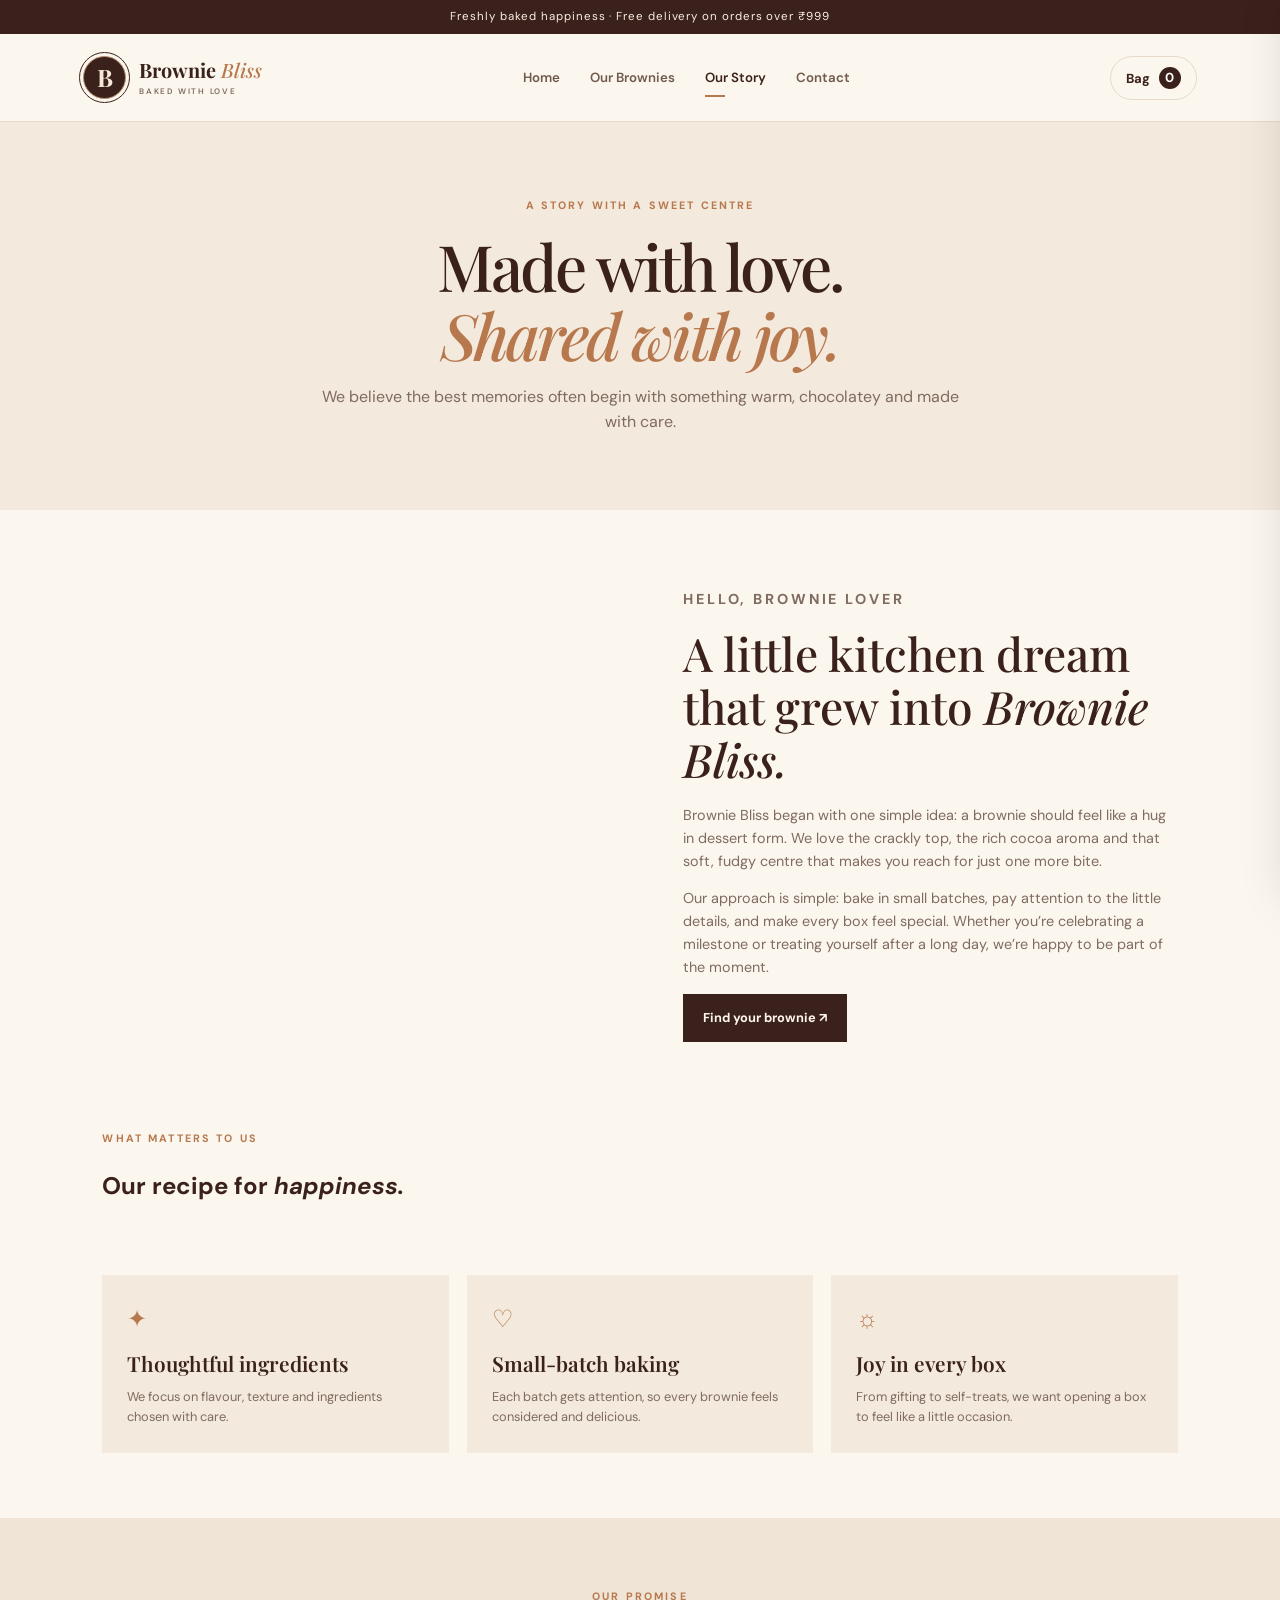
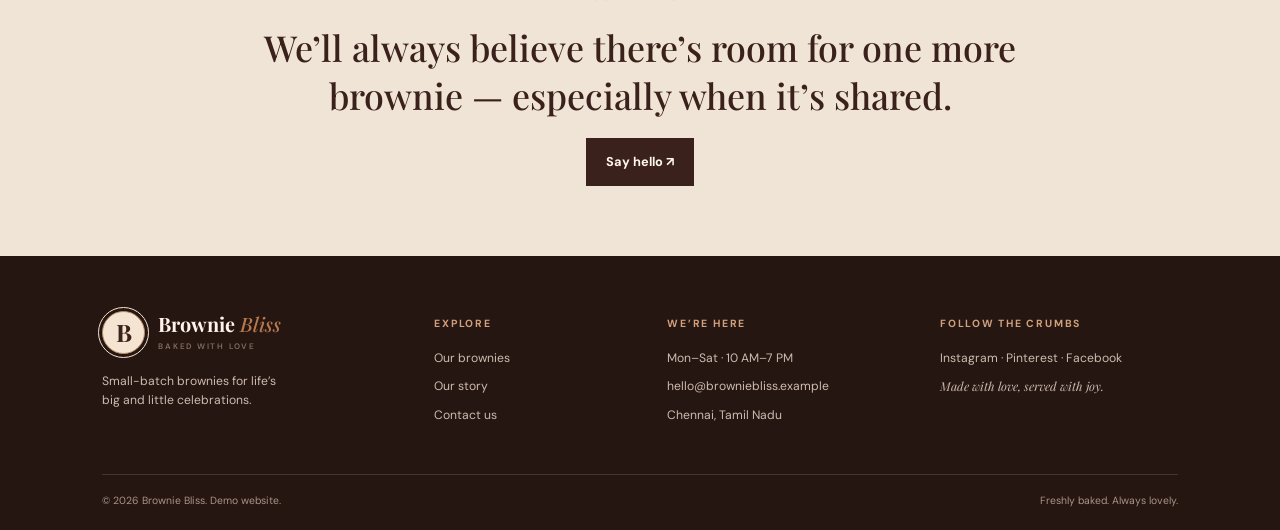
<file: about.html>
<!DOCTYPE html><html lang="en"><head><meta charset="UTF-8"><meta name="viewport" content="width=device-width,initial-scale=1.0"><title>Our Story | Brownie Bliss</title><link href="https://fonts.googleapis.com/css2?family=DM+Sans:wght@400;500;600;700&family=Playfair+Display:wght@500;600;700&display=swap" rel="stylesheet"><link rel="stylesheet" href="style.css"><script src="script.js" defer></script></head><body>
<div class="announcement">Freshly baked happiness · Free delivery on orders over ₹999</div><header class="site-header"><a class="logo" href="index.html"><span class="logo-mark">B</span><span>Brownie <em>Bliss</em><small>BAKED WITH LOVE</small></span></a><button class="menu-toggle" aria-label="Open navigation" aria-expanded="false">☰</button><nav class="nav-links"><a href="index.html">Home</a><a href="categories.html">Our Brownies</a><a class="active" href="about.html">Our Story</a><a href="contact.html">Contact</a></nav><button class="cart-button" id="cartButton">Bag <span id="cartCount">0</span></button></header>
<main><section class="page-hero"><p class="eyebrow">A STORY WITH A SWEET CENTRE</p><h1>Made with love.<br><em>Shared with joy.</em></h1><p>We believe the best memories often begin with something warm, chocolatey and made with care.</p></section><section class="page-content about-layout"><div class="about-photo" role="img" aria-label="Chocolate brownies freshly prepared"></div><div class="about-copy"><p class="eyebrow">HELLO, BROWNIE LOVER</p><h2>A little kitchen dream that grew into <em>Brownie Bliss.</em></h2><p>Brownie Bliss began with one simple idea: a brownie should feel like a hug in dessert form. We love the crackly top, the rich cocoa aroma and that soft, fudgy centre that makes you reach for just one more bite.</p><p>Our approach is simple: bake in small batches, pay attention to the little details, and make every box feel special. Whether you’re celebrating a milestone or treating yourself after a long day, we’re happy to be part of the moment.</p><a class="btn btn-dark" href="categories.html">Find your brownie ↗</a></div></section><section class="page-content" style="padding-top:10px"><div class="section-heading"><div><p class="eyebrow">WHAT MATTERS TO US</p><h2>Our recipe for <em>happiness.</em></h2></div></div><div class="values-grid"><article class="value-card"><span>✦</span><h3>Thoughtful ingredients</h3><p>We focus on flavour, texture and ingredients chosen with care.</p></article><article class="value-card"><span>♡</span><h3>Small-batch baking</h3><p>Each batch gets attention, so every brownie feels considered and delicious.</p></article><article class="value-card"><span>☼</span><h3>Joy in every box</h3><p>From gifting to self-treats, we want opening a box to feel like a little occasion.</p></article></div></section><section class="testimonial"><p class="eyebrow">OUR PROMISE</p><blockquote>We’ll always believe there’s room for one more brownie — especially when it’s shared.</blockquote><a class="btn btn-dark" href="contact.html">Say hello ↗</a></section></main>
<footer class="site-footer"><div class="footer-main"><div><a class="logo logo-footer" href="index.html"><span class="logo-mark">B</span><span>Brownie <em>Bliss</em><small>BAKED WITH LOVE</small></span></a><p>Small-batch brownies for life’s<br>big and little celebrations.</p></div><div><h4>EXPLORE</h4><a href="categories.html">Our brownies</a><a href="about.html">Our story</a><a href="contact.html">Contact us</a></div><div><h4>WE’RE HERE</h4><p>Mon–Sat · 10 AM–7 PM</p><p>hello@browniebliss.example</p><p>Chennai, Tamil Nadu</p></div><div><h4>FOLLOW THE CRUMBS</h4><p>Instagram · Pinterest · Facebook</p><p class="footer-note">Made with love, served with joy.</p></div></div><div class="footer-bottom"><span>© <span id="year"></span> Brownie Bliss. Demo website.</span><span>Freshly baked. Always lovely.</span></div></footer>
<aside class="cart-drawer" id="cartDrawer" aria-label="Shopping cart" aria-hidden="true"><div class="cart-header"><h2>Your brownie bag</h2><button id="closeCart">✕</button></div><div id="cartItems" class="cart-items"></div><div class="cart-bottom"><div class="cart-total"><span>Subtotal</span><strong id="cartSubtotal">₹0</strong></div><p class="cart-disclaimer">Demo checkout — no real payment is processed.</p><button class="btn btn-dark full-width" id="checkoutButton">Continue to checkout ↗</button></div></aside><div class="overlay" id="overlay"></div></body></html>
</file>
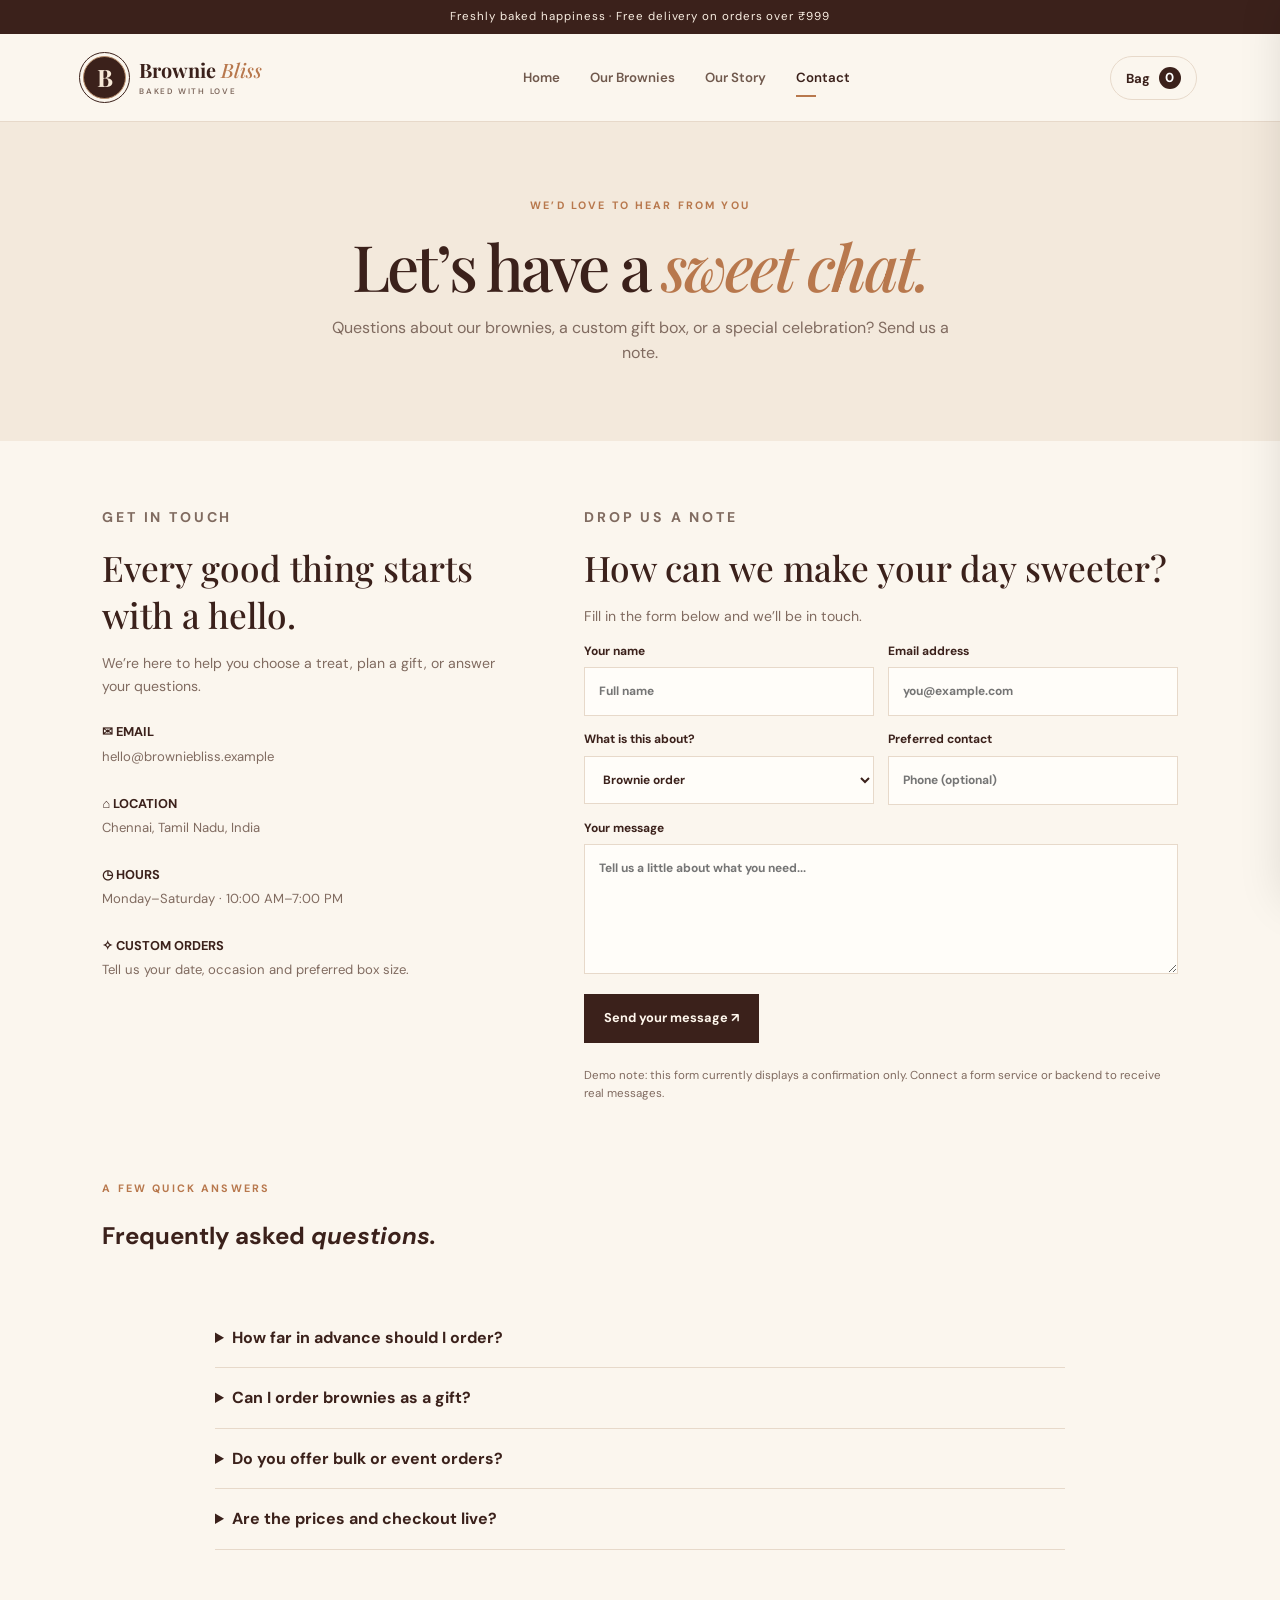
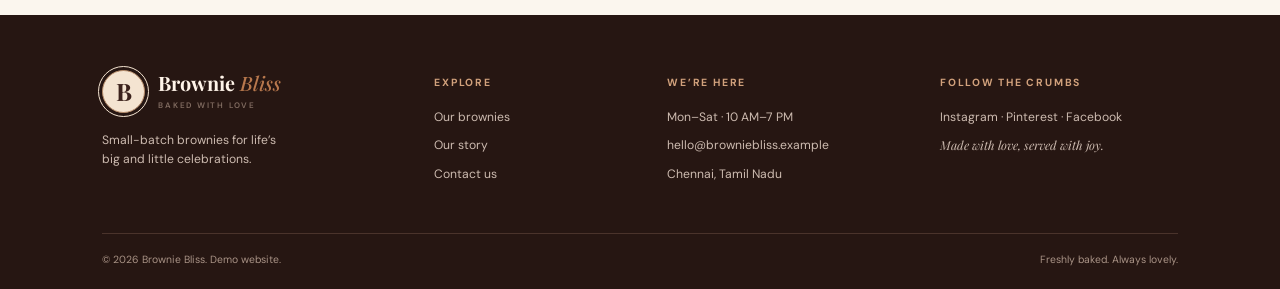
<file: contact.html>
<!DOCTYPE html><html lang="en"><head><meta charset="UTF-8"><meta name="viewport" content="width=device-width,initial-scale=1.0"><title>Contact Us | Brownie Bliss</title><link href="https://fonts.googleapis.com/css2?family=DM+Sans:wght@400;500;600;700&family=Playfair+Display:wght@500;600;700&display=swap" rel="stylesheet"><link rel="stylesheet" href="style.css"><script src="script.js" defer></script></head><body>
<div class="announcement">Freshly baked happiness · Free delivery on orders over ₹999</div><header class="site-header"><a class="logo" href="index.html"><span class="logo-mark">B</span><span>Brownie <em>Bliss</em><small>BAKED WITH LOVE</small></span></a><button class="menu-toggle" aria-label="Open navigation" aria-expanded="false">☰</button><nav class="nav-links"><a href="index.html">Home</a><a href="categories.html">Our Brownies</a><a href="about.html">Our Story</a><a class="active" href="contact.html">Contact</a></nav><button class="cart-button" id="cartButton">Bag <span id="cartCount">0</span></button></header>
<main><section class="page-hero"><p class="eyebrow">WE’D LOVE TO HEAR FROM YOU</p><h1>Let’s have a <em>sweet chat.</em></h1><p>Questions about our brownies, a custom gift box, or a special celebration? Send us a note.</p></section><section class="page-content contact-layout"><div class="contact-details"><p class="eyebrow">GET IN TOUCH</p><h2>Every good thing starts with a hello.</h2><p>We’re here to help you choose a treat, plan a gift, or answer your questions.</p><div class="contact-item"><strong>✉ EMAIL</strong><span>hello@browniebliss.example</span></div><div class="contact-item"><strong>⌂ LOCATION</strong><span>Chennai, Tamil Nadu, India</span></div><div class="contact-item"><strong>◷ HOURS</strong><span>Monday–Saturday · 10:00 AM–7:00 PM</span></div><div class="contact-item"><strong>✧ CUSTOM ORDERS</strong><span>Tell us your date, occasion and preferred box size.</span></div></div><div class="contact-form-wrap"><p class="eyebrow">DROP US A NOTE</p><h2>How can we make your day sweeter?</h2><p>Fill in the form below and we’ll be in touch.</p><form class="contact-form" id="contactForm"><label>Your name<input name="name" required placeholder="Full name"></label><label>Email address<input type="email" name="email" required placeholder="you@example.com"></label><label>What is this about?<select name="topic"><option>Brownie order</option><option>Custom gift box</option><option>Event or celebration</option><option>General question</option></select></label><label>Preferred contact<input name="phone" placeholder="Phone (optional)"></label><label class="field-full">Your message<textarea name="message" required placeholder="Tell us a little about what you need..."></textarea></label><div class="field-full"><button class="btn btn-dark" type="submit">Send your message ↗</button><p class="form-message" id="contactMessage" aria-live="polite"></p></div></form><p style="font-size:.72rem;color:var(--muted)">Demo note: this form currently displays a confirmation only. Connect a form service or backend to receive real messages.</p></div></section><section class="page-content" style="padding-top:0"><div class="section-heading"><div><p class="eyebrow">A FEW QUICK ANSWERS</p><h2>Frequently asked <em>questions.</em></h2></div></div><div class="faq-list"><details><summary>How far in advance should I order?</summary><p>For this demo, plan ahead for custom boxes and special occasions. Add your real preparation and delivery policy before publishing.</p></details><details><summary>Can I order brownies as a gift?</summary><p>Absolutely in the concept of this shop. Add gift notes, packaging choices and delivery details to your real ordering process.</p></details><details><summary>Do you offer bulk or event orders?</summary><p>Use the contact form to enquire about event boxes. Final quantities, prices and availability should be confirmed by the shop.</p></details><details><summary>Are the prices and checkout live?</summary><p>No. This is a front-end demo website. The product prices and cart are sample content; payments and order submission are not connected.</p></details></div></section></main>
<footer class="site-footer"><div class="footer-main"><div><a class="logo logo-footer" href="index.html"><span class="logo-mark">B</span><span>Brownie <em>Bliss</em><small>BAKED WITH LOVE</small></span></a><p>Small-batch brownies for life’s<br>big and little celebrations.</p></div><div><h4>EXPLORE</h4><a href="categories.html">Our brownies</a><a href="about.html">Our story</a><a href="contact.html">Contact us</a></div><div><h4>WE’RE HERE</h4><p>Mon–Sat · 10 AM–7 PM</p><p>hello@browniebliss.example</p><p>Chennai, Tamil Nadu</p></div><div><h4>FOLLOW THE CRUMBS</h4><p>Instagram · Pinterest · Facebook</p><p class="footer-note">Made with love, served with joy.</p></div></div><div class="footer-bottom"><span>© <span id="year"></span> Brownie Bliss. Demo website.</span><span>Freshly baked. Always lovely.</span></div></footer>
<aside class="cart-drawer" id="cartDrawer" aria-label="Shopping cart" aria-hidden="true"><div class="cart-header"><h2>Your brownie bag</h2><button id="closeCart">✕</button></div><div id="cartItems" class="cart-items"></div><div class="cart-bottom"><div class="cart-total"><span>Subtotal</span><strong id="cartSubtotal">₹0</strong></div><p class="cart-disclaimer">Demo checkout — no real payment is processed.</p><button class="btn btn-dark full-width" id="checkoutButton">Continue to checkout ↗</button></div></aside><div class="overlay" id="overlay"></div></body></html>
</file>
<file: style.css>
/* BROWNIE BLISS — responsive bakery storefront */
:root{--cocoa:#3b211b;--dark:#281713;--cream:#fbf6ee;--paper:#f3e9dc;--caramel:#b8784d;--muted:#806b60;--line:#e7d9ca;--white:#fffdf9;--serif:"Playfair Display",Georgia,serif;--sans:"DM Sans",Arial,sans-serif}
*{box-sizing:border-box}html{scroll-behavior:smooth}body{margin:0;background:var(--cream);color:var(--cocoa);font-family:var(--sans);line-height:1.6}a{color:inherit;text-decoration:none}button,input,textarea,select{font:inherit}button{cursor:pointer}.announcement{text-align:center;background:var(--cocoa);color:#f9eee2;font-size:.72rem;letter-spacing:.08em;padding:8px 14px}.site-header{height:88px;padding:0 6.5%;display:flex;align-items:center;justify-content:space-between;gap:24px;background:rgba(251,246,238,.96);border-bottom:1px solid var(--line);position:sticky;top:0;z-index:20}.logo{display:flex;align-items:center;gap:10px;font-family:var(--serif);font-size:1.24rem;font-weight:700;line-height:1.05;white-space:nowrap}.logo em{color:var(--caramel);font-weight:500}.logo small{display:block;font:600 .5rem var(--sans);letter-spacing:.22em;margin-top:6px;color:var(--muted)}.logo-mark{width:43px;height:43px;border-radius:50%;background:var(--cocoa);color:#f7e9d7;display:grid;place-items:center;font-family:var(--serif);font-size:1.5rem;border:1px solid #b78c6a;outline:1px solid var(--cocoa);outline-offset:3px;margin-right:3px}.nav-links{display:flex;align-items:center;gap:30px;font-size:.83rem;font-weight:600}.nav-links a{padding:8px 0;color:#70594d;position:relative}.nav-links a:hover,.nav-links a.active{color:var(--cocoa)}.nav-links a.active:after{content:"";position:absolute;bottom:0;left:0;width:20px;height:2px;background:var(--caramel)}.cart-button{border:1px solid var(--line);border-radius:30px;background:transparent;padding:10px 15px;color:var(--cocoa);font-weight:700;font-size:.82rem}.cart-button span{background:var(--cocoa);color:white;border-radius:50%;display:inline-grid;place-items:center;width:22px;height:22px;margin-left:6px}.menu-toggle{display:none;border:0;background:none;font-size:1.5rem;color:var(--cocoa)}.hero{padding:65px 8% 70px;display:grid;grid-template-columns:1fr 1fr;align-items:center;gap:7%;min-height:580px}.eyebrow{font-size:.67rem;letter-spacing:.2em;font-weight:700;color:var(--caramel);margin:0 0 16px}.hero h1,.page-hero h1{font:500 clamp(3.2rem,5.4vw,5.5rem)/1.08 var(--serif);letter-spacing:-.045em;margin:0 0 22px}.hero h1 em,.section h2 em,.story-copy h2 em,.page-hero h1 em{color:var(--caramel);font-weight:500}.hero-text{max-width:450px;color:var(--muted);font-size:1rem;margin:0 0 28px}.hero-actions{display:flex;align-items:center;gap:25px;flex-wrap:wrap}.btn{border:0;display:inline-flex;justify-content:center;align-items:center;gap:16px;padding:14px 20px;font-weight:700;font-size:.8rem;transition:transform .2s,background .2s}.btn:hover{transform:translateY(-2px)}.btn-dark{background:var(--cocoa);color:#fff7ed}.btn-dark:hover{background:#59352a}.btn-light{background:#f7eadb;color:var(--cocoa)}.text-link{font-weight:700;font-size:.82rem;border-bottom:1px solid #c9a98d;padding-bottom:5px}.hero-note{display:flex;align-items:center;gap:12px;margin-top:40px;color:var(--muted);font-size:.72rem}.stars,.quote-stars{color:#b77c4e;letter-spacing:.12em}.hero-visual{position:relative;padding:0 10px 24px 0}.hero-image{height:430px;background:linear-gradient(0deg,rgba(38,20,13,.12),transparent),url('https://images.unsplash.com/photo-1606313564200-e75d5e30476c?auto=format&fit=crop&w=1200&q=85') center/cover;border-radius:48% 48% 5px 5px;box-shadow:18px 18px 0 var(--paper)}.round-stamp{position:absolute;top:20px;right:-16px;background:#f5e5d1;border-radius:50%;width:100px;height:100px;display:flex;flex-direction:column;align-items:center;justify-content:center;transform:rotate(12deg);font-size:.53rem;letter-spacing:.1em;text-align:center;border:1px dashed #ba8c68}.round-stamp strong{font-size:1.1rem;color:var(--caramel);line-height:1.3}.image-caption{position:absolute;bottom:0;left:-25px;background:var(--white);padding:15px 20px;box-shadow:0 8px 28px #44251912;display:flex;flex-direction:column}.image-caption span{font-size:.58rem;letter-spacing:.15em;color:var(--caramel)}.image-caption strong{font:600 1.2rem var(--serif)}.benefits{display:grid;grid-template-columns:repeat(4,1fr);background:var(--paper);padding:25px 8%;gap:20px}.benefits>div{display:flex;align-items:center;gap:12px}.benefit-icon{width:38px;height:38px;display:grid;place-items:center;border:1px solid #d5bda7;border-radius:50%;font-size:1.2rem;color:var(--caramel)}.benefits strong,.benefits small{display:block}.benefits strong{font-size:.78rem}.benefits small{font-size:.68rem;color:var(--muted)}.section{padding:85px 8%}.section-heading{display:flex;justify-content:space-between;align-items:end;gap:20px;margin-bottom:32px}.section h2,.story-copy h2,.newsletter h2{font:500 clamp(2rem,3.5vw,3.3rem)/1.15 var(--serif);letter-spacing:-.03em;margin:0}.section-heading .text-link{margin-bottom:7px}.product-grid{display:grid;grid-template-columns:repeat(4,1fr);gap:22px}.product-card{min-width:0}.product-image-wrap{height:245px;background:#eee0d0;position:relative;overflow:hidden}.product-image{width:100%;height:100%;object-fit:cover;transition:transform .45s}.product-card:hover .product-image{transform:scale(1.06)}.product-tag{position:absolute;top:12px;left:12px;background:#fbf6ee;padding:5px 9px;font-size:.6rem;letter-spacing:.08em;font-weight:700}.quick-add{position:absolute;bottom:12px;right:12px;border:0;border-radius:50%;width:39px;height:39px;background:var(--cocoa);color:white;font-size:1.3rem}.product-info{padding:14px 2px}.product-info h3{font:600 1.15rem var(--serif);margin:0 0 4px}.product-info p{font-size:.75rem;color:var(--muted);margin:0 0 10px}.product-meta{display:flex;align-items:center;justify-content:space-between;font-size:.9rem;font-weight:700}.product-meta span:last-child{font-size:.7rem;color:#a57b5d}.story-banner{display:grid;grid-template-columns:1fr 1fr;background:var(--cocoa);color:#fff5e8;min-height:420px}.story-photo{background:url('https://images.unsplash.com/photo-1564355808539-22fda35bed7e?auto=format&fit=crop&w=1200&q=85') center/cover;min-height:400px}.story-copy{padding:65px 12%;align-self:center}.story-copy .eyebrow{color:#d7a77f}.story-copy h2{font-size:clamp(2.2rem,3.5vw,3.5rem)}.story-copy>p:not(.eyebrow){color:#d8c6b9;font-size:.9rem;max-width:440px;margin:22px 0 26px}.category-grid{display:grid;grid-template-columns:repeat(3,1fr);gap:18px}.category-card{min-height:240px;padding:20px;display:flex;flex-direction:column;justify-content:space-between;background:#e9d8c5;position:relative;overflow:hidden;transition:transform .2s}.category-card:hover{transform:translateY(-4px)}.category-card:before{content:"";position:absolute;inset:0;background-position:center;background-size:cover;opacity:.3;mix-blend-mode:multiply}.cat-classic:before{background-image:url('https://images.unsplash.com/photo-1606313564200-e75d5e30476c?auto=format&fit=crop&w=700&q=80')}.cat-nutty{background:#e1c4a3}.cat-nutty:before{background-image:url('https://images.unsplash.com/photo-1589375025852-7c5a7b8a2e3b?auto=format&fit=crop&w=700&q=80')}.cat-special{background:#d6b6a5}.cat-special:before{background-image:url('https://images.unsplash.com/photo-1606313564200-e75d5e30476c?auto=format&fit=crop&w=700&q=80')}.category-card>*{position:relative}.category-card>span{font-size:.68rem;letter-spacing:.1em}.category-card h3{font:600 1.6rem var(--serif);margin:0}.category-card p{margin:3px 0 0;font-size:.8rem}.category-card b{align-self:flex-end;font-size:1.2rem}.testimonial{text-align:center;background:#f0e4d6;padding:70px 8%}.testimonial blockquote{font:500 clamp(1.5rem,2.8vw,2.5rem)/1.35 var(--serif);max-width:800px;margin:18px auto}.quote-author{font-size:.65rem;letter-spacing:.18em;font-weight:700;color:var(--muted)}.newsletter{display:flex;align-items:center;justify-content:space-between;gap:35px}.newsletter h2{font-size:2.4rem}.newsletter>div>p:last-child{color:var(--muted);font-size:.85rem}.newsletter-form{display:grid;grid-template-columns:minmax(180px,300px) auto;gap:8px;max-width:500px;width:100%}.newsletter-form input,.contact-form input,.contact-form textarea,.contact-form select{border:1px solid var(--line);background:#fffdf9;padding:14px;color:var(--cocoa);outline-color:var(--caramel);width:100%}.newsletter-form small{grid-column:1/-1;color:var(--caramel);font-size:.75rem}.site-footer{background:#261612;color:#f5e8dc;padding:55px 8% 20px}.footer-main{display:grid;grid-template-columns:1.5fr 1fr 1.2fr 1.2fr;gap:35px;padding-bottom:40px}.logo-footer{color:#fff4e9}.logo-footer .logo-mark{background:#f4e4d1;color:var(--cocoa);outline-color:#f4e4d1}.footer-main h4{font-size:.65rem;letter-spacing:.17em;color:#d1a17c;margin:5px 0 16px}.footer-main p,.footer-main a:not(.logo){display:block;color:#cdbbb0;font-size:.76rem;margin:0 0 9px}.footer-main .logo{margin-bottom:18px}.footer-note{font-family:var(--serif);font-style:italic}.footer-bottom{border-top:1px solid #4a332b;padding-top:18px;display:flex;justify-content:space-between;color:#a99386;font-size:.65rem}.cart-drawer{position:fixed;z-index:42;top:0;right:0;height:100dvh;width:min(420px,100%);background:var(--cream);padding:24px;display:flex;flex-direction:column;transform:translateX(105%);transition:transform .3s;box-shadow:-15px 0 45px #0002}.cart-drawer.open{transform:translateX(0)}.cart-header{display:flex;justify-content:space-between;align-items:center;border-bottom:1px solid var(--line);padding-bottom:15px}.cart-header h2{font:500 1.6rem var(--serif);margin:0}.cart-header button{border:0;background:none;font-size:1.2rem}.cart-items{overflow:auto;flex:1;padding:15px 0}.empty-cart{color:var(--muted);font-size:.9rem}.cart-item{display:grid;grid-template-columns:65px 1fr auto;gap:12px;align-items:center;padding:12px 0;border-bottom:1px solid var(--line)}.cart-item img{width:65px;height:65px;object-fit:cover}.cart-item strong{display:block;font:600 1rem var(--serif)}.cart-item small{color:var(--muted)}.quantity-controls{display:flex;align-items:center;gap:8px;margin-top:6px}.quantity-controls button{width:24px;height:24px;border:1px solid var(--line);background:white}.cart-bottom{border-top:1px solid var(--line);padding-top:16px}.cart-total{display:flex;justify-content:space-between;font-size:1rem}.cart-disclaimer{font-size:.7rem;color:var(--muted)}.full-width{width:100%}.overlay{position:fixed;inset:0;background:#21120eb0;z-index:40;opacity:0;visibility:hidden;transition:.25s}.overlay.show{opacity:1;visibility:visible}.sr-only{position:absolute;width:1px;height:1px;padding:0;margin:-1px;overflow:hidden;clip:rect(0,0,0,0);white-space:nowrap;border:0}
/* Inner pages */
.page-hero{padding:75px 8%;background:var(--paper);text-align:center}.page-hero h1{font-size:clamp(2.8rem,5vw,4.8rem);margin-bottom:15px}.page-hero>p:last-child{color:var(--muted);max-width:650px;margin:0 auto}.page-content{padding:65px 8%}.filter-row{display:flex;gap:9px;flex-wrap:wrap;margin-bottom:28px}.filter-btn{border:1px solid var(--line);padding:9px 16px;background:transparent;color:var(--cocoa);font-size:.78rem}.filter-btn.active,.filter-btn:hover{background:var(--cocoa);color:white;border-color:var(--cocoa)}.about-layout{display:grid;grid-template-columns:1fr 1fr;gap:8%;align-items:center}.about-photo{min-height:480px;background:url('https://images.unsplash.com/photo-1606313564200-e75d5e30476c?auto=format&fit=crop&w=1100&q=85') center/cover}.about-copy h2{font:500 clamp(2.1rem,3.6vw,3.5rem)/1.15 var(--serif);margin:0 0 18px}.about-copy p{color:var(--muted);font-size:.9rem}.values-grid{display:grid;grid-template-columns:repeat(3,1fr);gap:18px;margin-top:50px}.value-card{padding:25px;background:var(--paper)}.value-card span{color:var(--caramel);font-size:1.5rem}.value-card h3{font:600 1.3rem var(--serif);margin:10px 0}.value-card p{color:var(--muted);font-size:.8rem;margin:0}.contact-layout{display:grid;grid-template-columns:.8fr 1.2fr;gap:8%}.contact-details h2,.contact-form-wrap h2{font:500 2.2rem var(--serif);margin:0 0 14px}.contact-details>p,.contact-form-wrap>p{color:var(--muted);font-size:.88rem}.contact-item{margin-top:25px}.contact-item strong{display:block;font-size:.8rem}.contact-item span{color:var(--muted);font-size:.82rem}.contact-form{display:grid;grid-template-columns:1fr 1fr;gap:14px}.contact-form label{font-size:.75rem;font-weight:700;display:block}.contact-form input,.contact-form textarea,.contact-form select{margin-top:6px}.contact-form .field-full{grid-column:1/-1}.contact-form textarea{min-height:130px;resize:vertical}.form-message{font-size:.8rem;color:var(--caramel);margin-top:12px}.faq-list{max-width:850px;margin:0 auto}.faq-list details{border-bottom:1px solid var(--line);padding:17px 0}.faq-list summary{cursor:pointer;font-weight:700}.faq-list details p{color:var(--muted);font-size:.85rem}.no-results{color:var(--muted);grid-column:1/-1;padding:35px 0}
@media(max-width:1000px){.site-header{padding:0 4%}.nav-links{gap:17px}.hero{padding:55px 6%;gap:5%}.hero-image{height:370px}.benefits{padding:22px 5%}.section,.page-content{padding:65px 6%}.product-grid{grid-template-columns:repeat(2,1fr)}.product-image-wrap{height:280px}.footer-main{grid-template-columns:repeat(2,1fr)}}
@media(max-width:700px){.announcement{font-size:.62rem}.site-header{height:72px}.menu-toggle{display:block;margin-left:auto}.nav-links{display:none;position:absolute;top:71px;left:0;right:0;background:var(--cream);padding:20px 6%;flex-direction:column;align-items:flex-start;gap:14px;border-bottom:1px solid var(--line)}.nav-links.open{display:flex}.cart-button{padding:7px 10px}.logo{font-size:1.05rem}.logo-mark{width:36px;height:36px}.hero{grid-template-columns:1fr;padding:48px 7% 55px;gap:38px}.hero h1{font-size:3.45rem}.hero-visual{margin:0 12px 0 8px}.hero-image{height:340px}.round-stamp{right:-12px;width:82px;height:82px}.benefits{grid-template-columns:repeat(2,1fr);gap:18px;padding:25px 7%}.section,.page-content{padding:55px 7%}.section-heading{align-items:flex-start;flex-direction:column}.section-heading .text-link{align-self:flex-start}.product-grid{gap:15px}.product-image-wrap{height:210px}.product-info h3{font-size:1.05rem}.story-banner{grid-template-columns:1fr}.story-photo{min-height:280px}.story-copy{padding:45px 8%}.category-grid{grid-template-columns:1fr}.category-card{min-height:190px}.newsletter{flex-direction:column;align-items:flex-start}.newsletter h2{font-size:2rem}.newsletter-form{grid-template-columns:1fr}.footer-main{grid-template-columns:1fr 1fr;gap:25px}.footer-bottom{gap:10px;flex-direction:column}.page-hero{padding:55px 7%}.about-layout,.contact-layout{grid-template-columns:1fr;gap:30px}.about-photo{min-height:320px}.values-grid{grid-template-columns:1fr}.contact-form{grid-template-columns:1fr}.contact-form .field-full{grid-column:auto}}
@media(max-width:390px){.logo{font-size:.9rem}.logo small{font-size:.43rem}.cart-button{font-size:.72rem}.product-grid{grid-template-columns:1fr}.product-image-wrap{height:260px}.benefits{grid-template-columns:1fr}.hero h1{font-size:3rem}.footer-main{grid-template-columns:1fr}}
</file>
